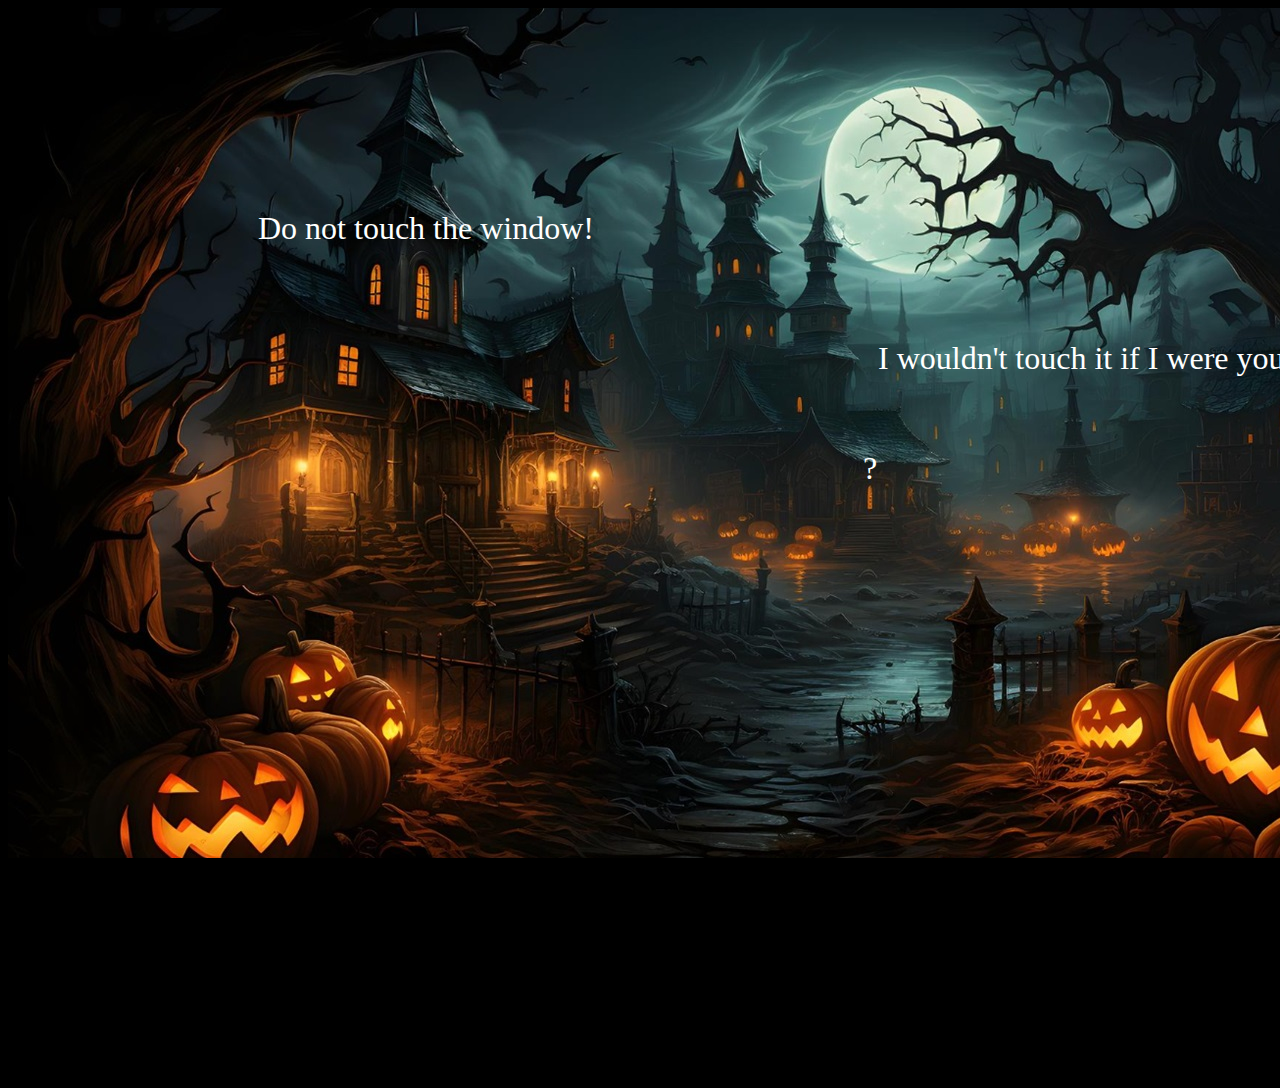
<file: Halloween/index.html>
<!DOCTYPE html>
<html lang="en">
<head>

    <meta charset="UTF-8">
    <meta name="viewport" content="width=device-width, initial-scale=1.0">
    <title>HALLOWEEN</title>
    <link rel="stylesheet" href="./css/style.css">
    <link href="img/calabaza.png" rel="icon" type="image/x-icon">
    <script src="./js/halloween.js"></script>

</head>

<body>

   <div id="escenario">

        <!--WITCH-->

        <p id="windowstext">Do not touch the window!</p>
    
        <img id="witch" src="./img/witch.gif" alt="">
        
        <div id="house" onmouseover="show('witch');sound('witchsound')" onmouseout="hide('witch');silence('witchsound')"></div>
        
        <audio id="witchsound">
            <source src="./sonido/wrongplace.mp3" type="audio/mp3">
        </audio>

        <!--GHOST-->

        <p id="fuentetext">I wouldn't touch it if I were you</p>

        <img id="ghost" src="./img/ghost.gif" alt="">
        
        <div id="fuente" onmouseover="show('ghost');sound('ghostsound')" onmouseout="hide('ghost');silence('ghostsound')"></div>
        
        <audio id="ghostsound">
            <source src="./sonido/ghostsound.mp3" type="audio/mp3">
        </audio>



        <p id="screamtext">?</p>

        <img id="scream" src="./img/77D.gif" alt="">
        
        <div id="puerta" onmouseover="show('scream');sound('screamsound')" onmouseout="hide('scream');silence('screamsound')"></div>
        
        <audio id="screamsound">
            <source src="./sonido/scream.mp3" type="audio/mp3">
        </audio>



   </div>


    
</body>
</html>
</file>
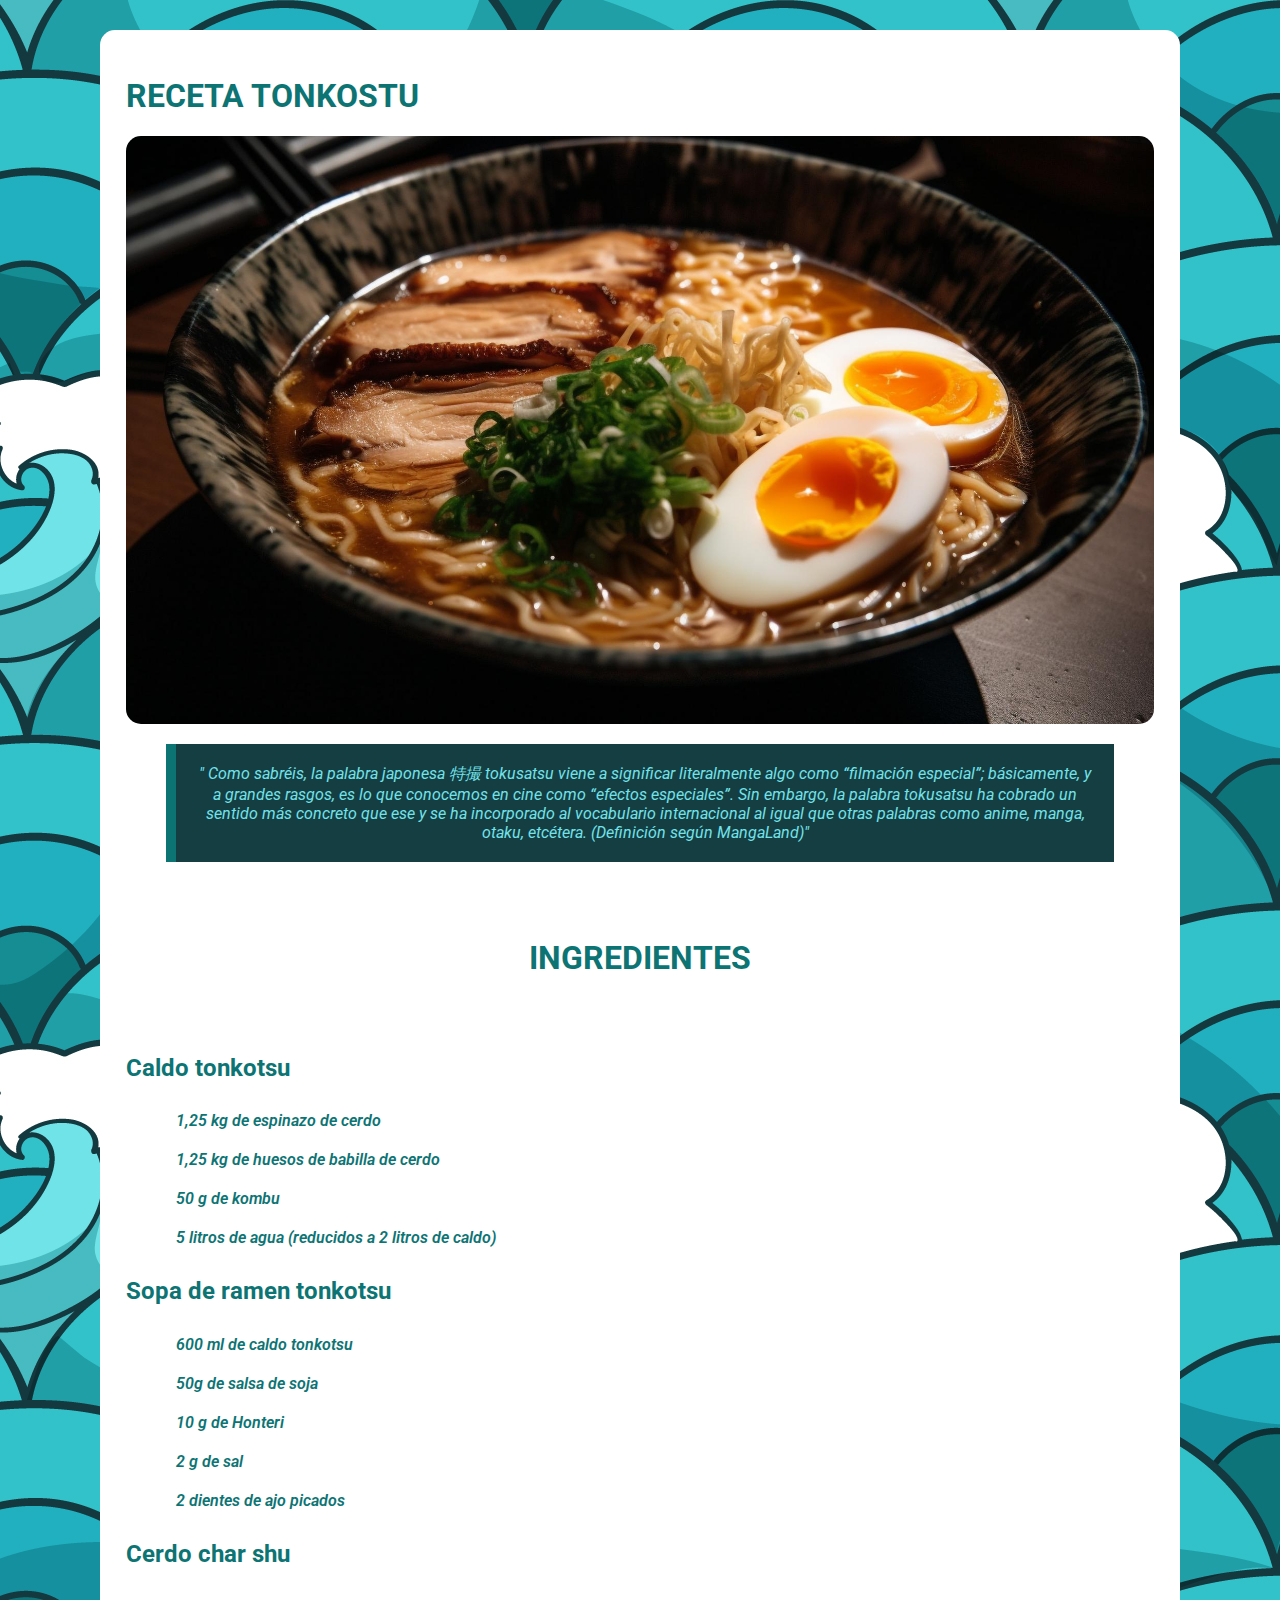
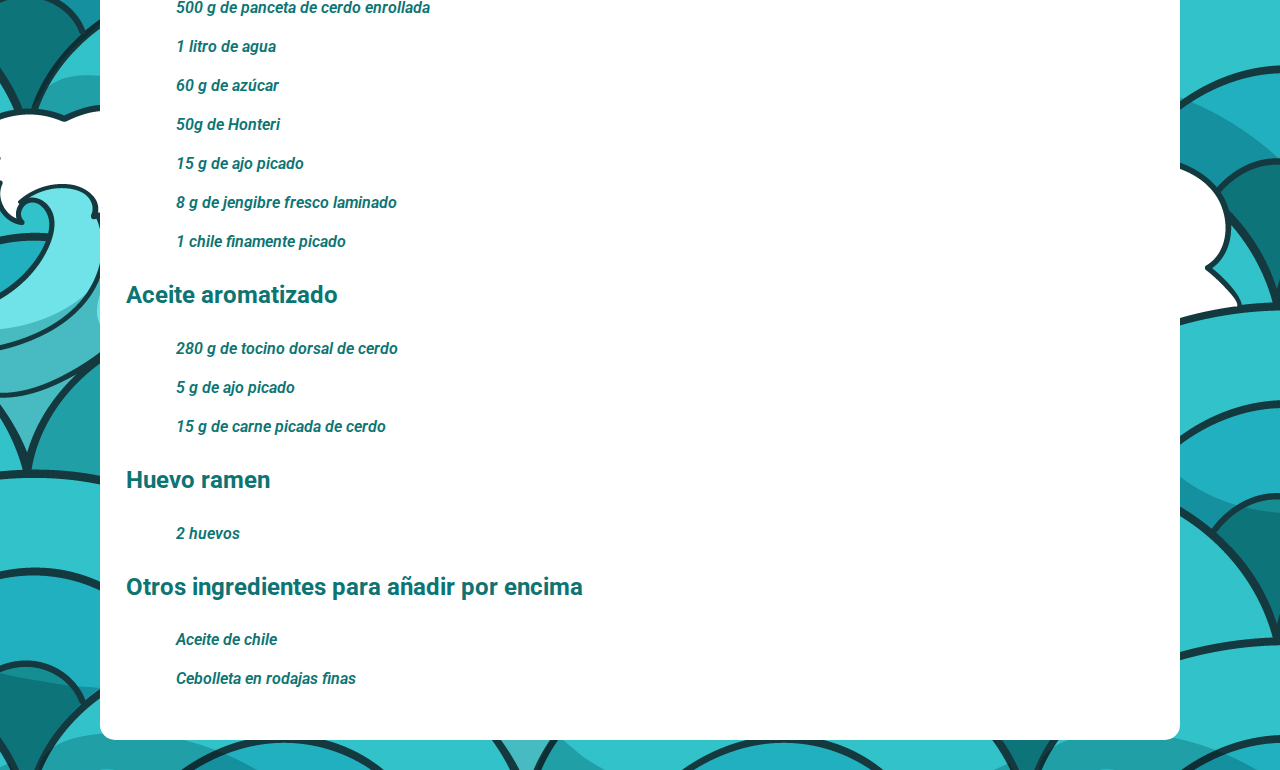
<file: receta/index.html>
<!DOCTYPE html>
<html lang="en">
    <head>
        <meta charset="UTF-8">
        <meta name="viewport" content="width=device-width, initial-scale=1.0">
        <link rel="stylesheet" href="./css/receta.css">
        <link href="img/favicon.ico" rel="icon" type="image/x-icon">

        <title>Ramen</title>

    </head>

    <body>

       
        <div id="wrapper">

            <h1 id="mainreceta">RECETA TONKOSTU</h1>

            <img id ="mainimg2" src="img/ramen3.jpg">

           <blockquote>" Como sabréis, la palabra japonesa 特撮 tokusatsu viene a significar literalmente algo como “filmación especial”; básicamente, 
            y a grandes rasgos, es lo que conocemos en cine como “efectos especiales”. Sin embargo, la palabra tokusatsu ha cobrado un sentido 
            más concreto que ese y se ha incorporado al vocabulario internacional al igual que otras palabras como anime, manga, otaku, etcétera. 
            (Definición según MangaLand)"</blockquote>
 
            <h2 id="mainingredientes">  INGREDIENTES </h2>
        
            <h2>Caldo tonkotsu</h2>
            <ul>
                <li>1,25 kg de espinazo de cerdo</li>
                <li>1,25 kg de huesos de babilla de cerdo</li>
                <li>50 g de kombu</li>
                <li>5 litros de agua (reducidos a 2 litros de caldo)</li>
            </ul>

        
            <h2>Sopa de ramen tonkotsu</h2>
            <ul>
                <li>600 ml de caldo tonkotsu</li>
                <li>50g de salsa de soja</li>
                <li>10 g de Honteri</li>
                <li>2 g de sal</li>
                <li>2 dientes de ajo picados</li>
            </ul>
           
 
            <h2>Cerdo char shu</h2>
            <ul>
                <li>500 g de panceta de cerdo enrollada</li>
                <li>1 litro de agua</li>
                <li>60 g de azúcar</li>
                <li>50g de Honteri</li>
                <li>15 g de ajo picado</li>
                <li>8 g de jengibre fresco laminado</li>
                <li>1 chile finamente picado</li>
            </ul>
 
            <h2>Aceite aromatizado</h2>
            <ul>
                <li>280 g de tocino dorsal de cerdo</li>
                <li>5 g de ajo picado</li>
                <li>15 g de carne picada de cerdo</li>

            </ul>

            <h2>Huevo ramen</h2>
            <ul>
                <li>2 huevos</li>
            </ul>

            <h2>Otros ingredientes para añadir por encima</h2>
            <ul>
                <li>Aceite de chile</li>
                <li>Cebolleta en rodajas finas</li>
            </ul>

        </div> 


    </body>




</html>
</file>
<file: Halloween/css/style.css>
/*******************************************************************/
/*                                                                 */
/*              HALLOWEEN                                          */
/*              Autor: Pablo Diaz                                  */
/*              Version: 1.0                                       */
/*              fecha: NOV 2023                                    */
/*              comentario: trabajo lenguaje en marcas             */
/*                                                                 */
/*******************************************************************/

body{
background-color: black;
}

#escenario{

margin: auto;
width: 1500px;
height: 850px;
background-image: url(../img/mediumIMG.jpg);
position: relative;


}

/*** ESCENARIOS ***/

#house{
width:  200px;
height: 100px;
position: absolute;
top: 230px;
left: 300px;
}


#fuente{
width:  100px;
height: 200px;
position: absolute;
top: 360px;
left: 1020px;  
}

#puerta{
width:  70px;
height: 50px;
position: absolute;
top: 460px;
left: 830px;
        
}


/*** GIF ***/

#witch{
position: absolute;
width: 250px;
left: 450px;
visibility: hidden;
}

#ghost{
position: absolute;
width: 900px;
top: 10px;
left: 1000px;
visibility: hidden;
}

#scream{
width: 100%;
height: 1080px;
visibility: hidden;
position: absolute;
    
}

#windowstext {
color : white;
font-size: 2em;
position: absolute;
top: 170px;
left: 250px;
}
#windowstext:hover {color: red}     


/* FUENTE */
#fuentetext {color : white;
font-size: 2em;
position: absolute;
top: 300px;
left: 870px;
}
#fuentetext:hover {color: red}    


/* SCREAM */
#screamtext {
color : white;
font-size: 2em;
position: absolute;
top: 410px;
left: 855px;
}
#screamtext:hover {color: red}
</file>
<file: receta/css/receta.css>
/*******************************************************************/
/*              Hoja de estilo de Ramen.html                       */
/*              Autor: Pablo Diaz                                  */
/*              Version: 1.0                                       */
/*              fecha: octubre 2023                                */
/*              comentario: trabajo lenguaje en marcas             */
/*                                                                 */
/*******************************************************************/


/******** TEXT IMPORTS **********/

@import url('https://fonts.googleapis.com/css2?family=Roboto:wght@500&display=swap');
@import url('https://fonts.googleapis.com/css2?family=Roboto:wght@100;300;500&display=swap');
@import url('https://fonts.googleapis.com/css2?family=Roboto:ital,wght@1,300&display=swap');

/*******************************/


* 
{ box-sizing: border-box ;}

body{
    background-image: url(../img/pattern2.jpg);
    margin: 0;
    background-color: white;
    font-size: 1em; }


/****************** IMGS **********************/

#mainimg2{
width: 100%;
border-radius: 15px;
}


/************************ InsideWrapper ***************************/

#wrapper{
  border-radius: 15px;
  margin: auto;
  padding: 10px;
  max-width: 1080px;
  height: 80%;
  margin: auto;
  margin-top: 30px;
  margin-bottom: 30px;
  background-color: white;
  color: #0d7474;
  padding: 2%;

}
 
blockquote{
    font-family: 'Roboto', sans-serif;
    font-style: italic;
    border-left: 10px solid #0d7474;
    padding: 20px;
    background-color: #143e42;
    color: #73e2e9;
    text-align: center;
}

#mainingredientes{
    text-align: center;
    padding: 50px 0 50px;
    color: #0d7474;
    font-size: 2em;
}

h1, 
h2 {
    font-family: 'Roboto', sans-serif;
}

ul{
    font-family: 'Roboto', sans-serif;
    font-style: italic;
    font-weight: 600;
    list-style-type: none;  
    padding: auto;  
} 

li{
    padding: 10px;
}

/************************ FinWrapper ***************************/
</file>
